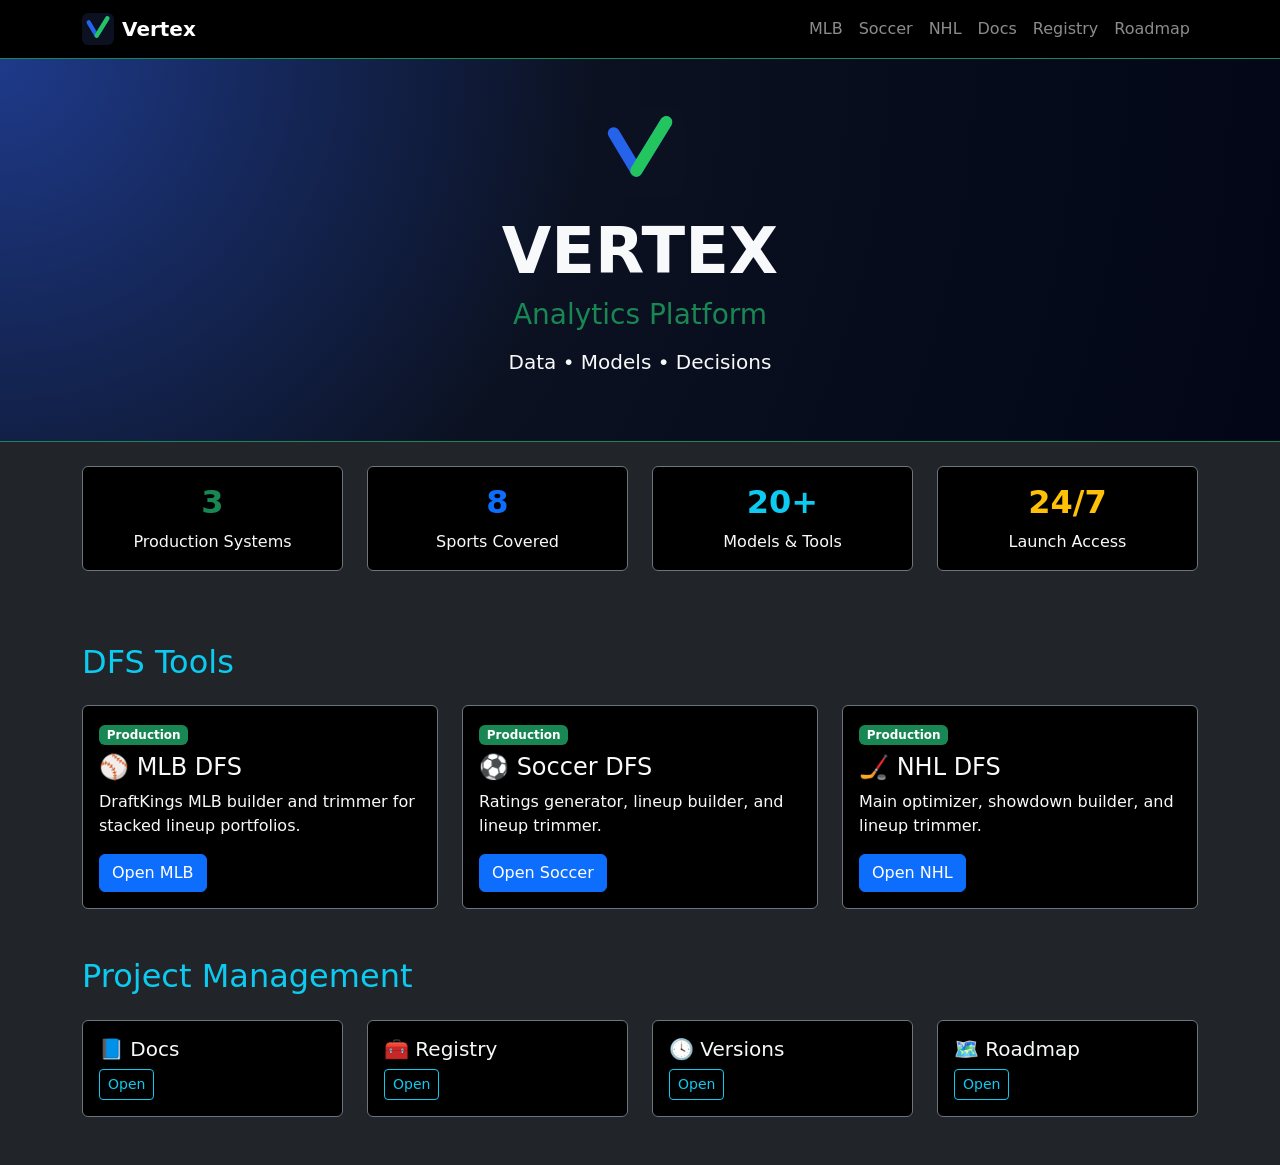
<file: index.html>
<!DOCTYPE html>
<html>
<head>
    <title>Vertex Analytics</title>
    <meta name="viewport" content="width=device-width, initial-scale=1">

    <link href="https://cdn.jsdelivr.net/npm/bootstrap@5.3.3/dist/css/bootstrap.min.css" rel="stylesheet">
</head>

<body class="bg-dark text-light">

<nav class="navbar navbar-expand-lg navbar-dark bg-black border-bottom border-success">
    <div class="container">
        <a class="navbar-brand fw-bold d-flex align-items-center" href="index.html">
        <img src="img/logo.svg" alt="Vertex Logo" width="32" height="32" class="me-2">Vertex</a>

        <div class="navbar-nav">
            <a class="nav-link" href="mlb.html">MLB</a>
            <a class="nav-link" href="soccer.html">Soccer</a>
            <a class="nav-link" href="nhl.html">NHL</a>
            <a class="nav-link" href="docs.html">Docs</a>
            <a class="nav-link" href="tools.html">Registry</a>
            <a class="nav-link" href="roadmap.html">Roadmap</a>
        </div>
    </div>
</nav>

<header class="text-center py-5 border-bottom border-success"
        style="background: radial-gradient(circle at top left, #1e3a8a, #0b1120 45%, #020617);">
    <div class="container">
        <img src="img/logo.svg" alt="Vertex Logo" width="90" height="90" class="mb-3">
        <h1 class="display-3 fw-bold">VERTEX</h1>
        <h3 class="text-success">Analytics Platform</h3>
        <p class="lead mt-3">Data • Models • Decisions</p>
    </div>
</header>
    <section class="container py-4">
    <div class="row g-4 text-center">

        <div class="col-md-3">
            <div class="card bg-black text-light border-secondary h-100">
                <div class="card-body">
                    <h2 class="text-success fw-bold">3</h2>
                    <p class="mb-0">Production Systems</p>
                </div>
            </div>
        </div>

        <div class="col-md-3">
            <div class="card bg-black text-light border-secondary h-100">
                <div class="card-body">
                    <h2 class="text-primary fw-bold">8</h2>
                    <p class="mb-0">Sports Covered</p>
                </div>
            </div>
        </div>

        <div class="col-md-3">
            <div class="card bg-black text-light border-secondary h-100">
                <div class="card-body">
                    <h2 class="text-info fw-bold">20+</h2>
                    <p class="mb-0">Models & Tools</p>
                </div>
            </div>
        </div>

        <div class="col-md-3">
            <div class="card bg-black text-light border-secondary h-100">
                <div class="card-body">
                    <h2 class="text-warning fw-bold">24/7</h2>
                    <p class="mb-0">Launch Access</p>
                </div>
            </div>
        </div>

    </div>
</section>

<main class="container py-5">

    <h2 class="text-info mb-4">DFS Tools</h2>

    <div class="row g-4">

        <div class="col-md-4">
            <div class="card bg-black text-light border-secondary h-100">
                <div class="card-body">
                    <span class="badge bg-success mb-2">Production</span>
                    <h4 class="card-title">⚾ MLB DFS</h4>
                    <p class="card-text">DraftKings MLB builder and trimmer for stacked lineup portfolios.</p>
                    <a href="mlb.html" class="btn btn-primary">Open MLB</a>
                </div>
            </div>
        </div>

        <div class="col-md-4">
            <div class="card bg-black text-light border-secondary h-100">
                <div class="card-body">
                    <span class="badge bg-success mb-2">Production</span>
                    <h4 class="card-title">⚽ Soccer DFS</h4>
                    <p class="card-text">Ratings generator, lineup builder, and lineup trimmer.</p>
                    <a href="soccer.html" class="btn btn-primary">Open Soccer</a>
                </div>
            </div>
        </div>

        <div class="col-md-4">
            <div class="card bg-black text-light border-secondary h-100">
                <div class="card-body">
                    <span class="badge bg-success mb-2">Production</span>
                    <h4 class="card-title">🏒 NHL DFS</h4>
                    <p class="card-text">Main optimizer, showdown builder, and lineup trimmer.</p>
                    <a href="nhl.html" class="btn btn-primary">Open NHL</a>
                </div>
            </div>
        </div>

    </div>

    <h2 class="text-info mt-5 mb-4">Project Management</h2>

    <div class="row g-4">

        <div class="col-md-3">
            <div class="card bg-black text-light border-secondary h-100">
                <div class="card-body">
                    <h5>📘 Docs</h5>
                    <a href="docs.html" class="btn btn-outline-info btn-sm">Open</a>
                </div>
            </div>
        </div>

        <div class="col-md-3">
            <div class="card bg-black text-light border-secondary h-100">
                <div class="card-body">
                    <h5>🧰 Registry</h5>
                    <a href="tools.html" class="btn btn-outline-info btn-sm">Open</a>
                </div>
            </div>
        </div>

        <div class="col-md-3">
            <div class="card bg-black text-light border-secondary h-100">
                <div class="card-body">
                    <h5>🕓 Versions</h5>
                    <a href="version-history.html" class="btn btn-outline-info btn-sm">Open</a>
                </div>
            </div>
        </div>

        <div class="col-md-3">
            <div class="card bg-black text-light border-secondary h-100">
                <div class="card-body">
                    <h5>🗺 Roadmap</h5>
                    <a href="roadmap.html" class="btn btn-outline-info btn-sm">Open</a>
                </div>
            </div>
        </div>

    </div>

</main>

</body>
</html>
</file>
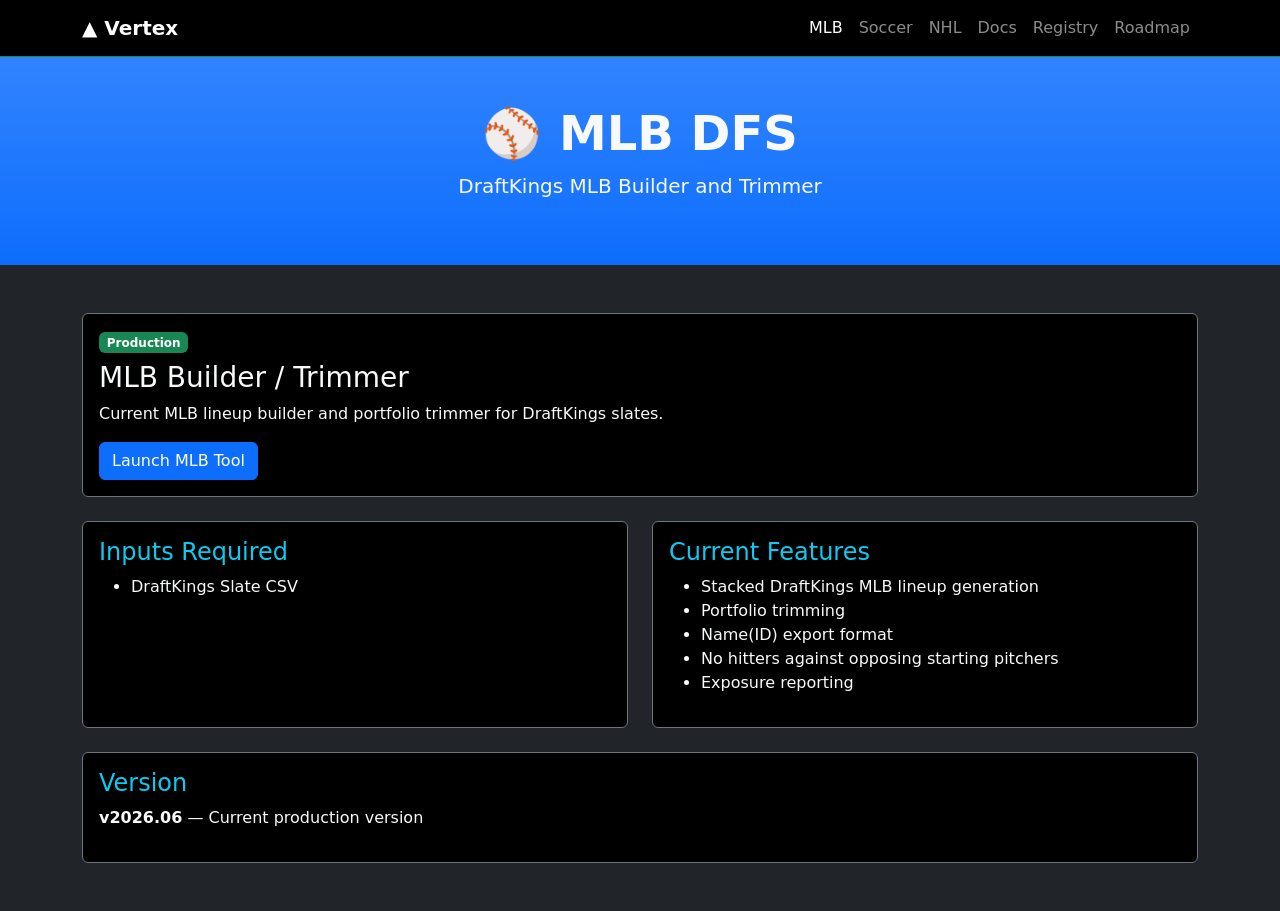
<file: mlb.html>
<!DOCTYPE html>
<html>
<head>
    <title>MLB DFS - Vertex Analytics</title>
    <meta name="viewport" content="width=device-width, initial-scale=1">

    <link href="https://cdn.jsdelivr.net/npm/bootstrap@5.3.3/dist/css/bootstrap.min.css" rel="stylesheet">
</head>

<body class="bg-dark text-light">

<nav class="navbar navbar-expand-lg navbar-dark bg-black border-bottom border-success">
    <div class="container">
        <a class="navbar-brand fw-bold" href="index.html">▲ Vertex</a>

        <div class="navbar-nav">
            <a class="nav-link active" href="mlb.html">MLB</a>
            <a class="nav-link" href="soccer.html">Soccer</a>
            <a class="nav-link" href="nhl.html">NHL</a>
            <a class="nav-link" href="docs.html">Docs</a>
            <a class="nav-link" href="tools.html">Registry</a>
            <a class="nav-link" href="roadmap.html">Roadmap</a>
        </div>
    </div>
</nav>

<header class="text-center py-5 bg-primary bg-gradient">
    <div class="container">
        <h1 class="display-5 fw-bold">⚾ MLB DFS</h1>
        <p class="lead">DraftKings MLB Builder and Trimmer</p>
    </div>
</header>

<main class="container py-5">

    <div class="card bg-black text-light border-secondary mb-4">
        <div class="card-body">
            <span class="badge bg-success mb-2">Production</span>
            <h3>MLB Builder / Trimmer</h3>
            <p>Current MLB lineup builder and portfolio trimmer for DraftKings slates.</p>

            <a class="btn btn-primary"
               href="https://colab.research.google.com/drive/1Y85chnQpKohSS92qjMcXzRGFl3WJACoo"
               target="_blank">
               Launch MLB Tool
            </a>
        </div>
    </div>

    <div class="row g-4">

        <div class="col-md-6">
            <div class="card bg-black text-light border-secondary h-100">
                <div class="card-body">
                    <h4 class="text-info">Inputs Required</h4>
                    <ul>
                        <li>DraftKings Slate CSV</li>
                    </ul>
                </div>
            </div>
        </div>

        <div class="col-md-6">
            <div class="card bg-black text-light border-secondary h-100">
                <div class="card-body">
                    <h4 class="text-info">Current Features</h4>
                    <ul>
                        <li>Stacked DraftKings MLB lineup generation</li>
                        <li>Portfolio trimming</li>
                        <li>Name(ID) export format</li>
                        <li>No hitters against opposing starting pitchers</li>
                        <li>Exposure reporting</li>
                    </ul>
                </div>
            </div>
        </div>

    </div>

    <div class="card bg-black text-light border-secondary mt-4">
        <div class="card-body">
            <h4 class="text-info">Version</h4>
            <p><strong>v2026.06</strong> — Current production version</p>
        </div>
    </div>

</main>

</body>
</html>
</file>
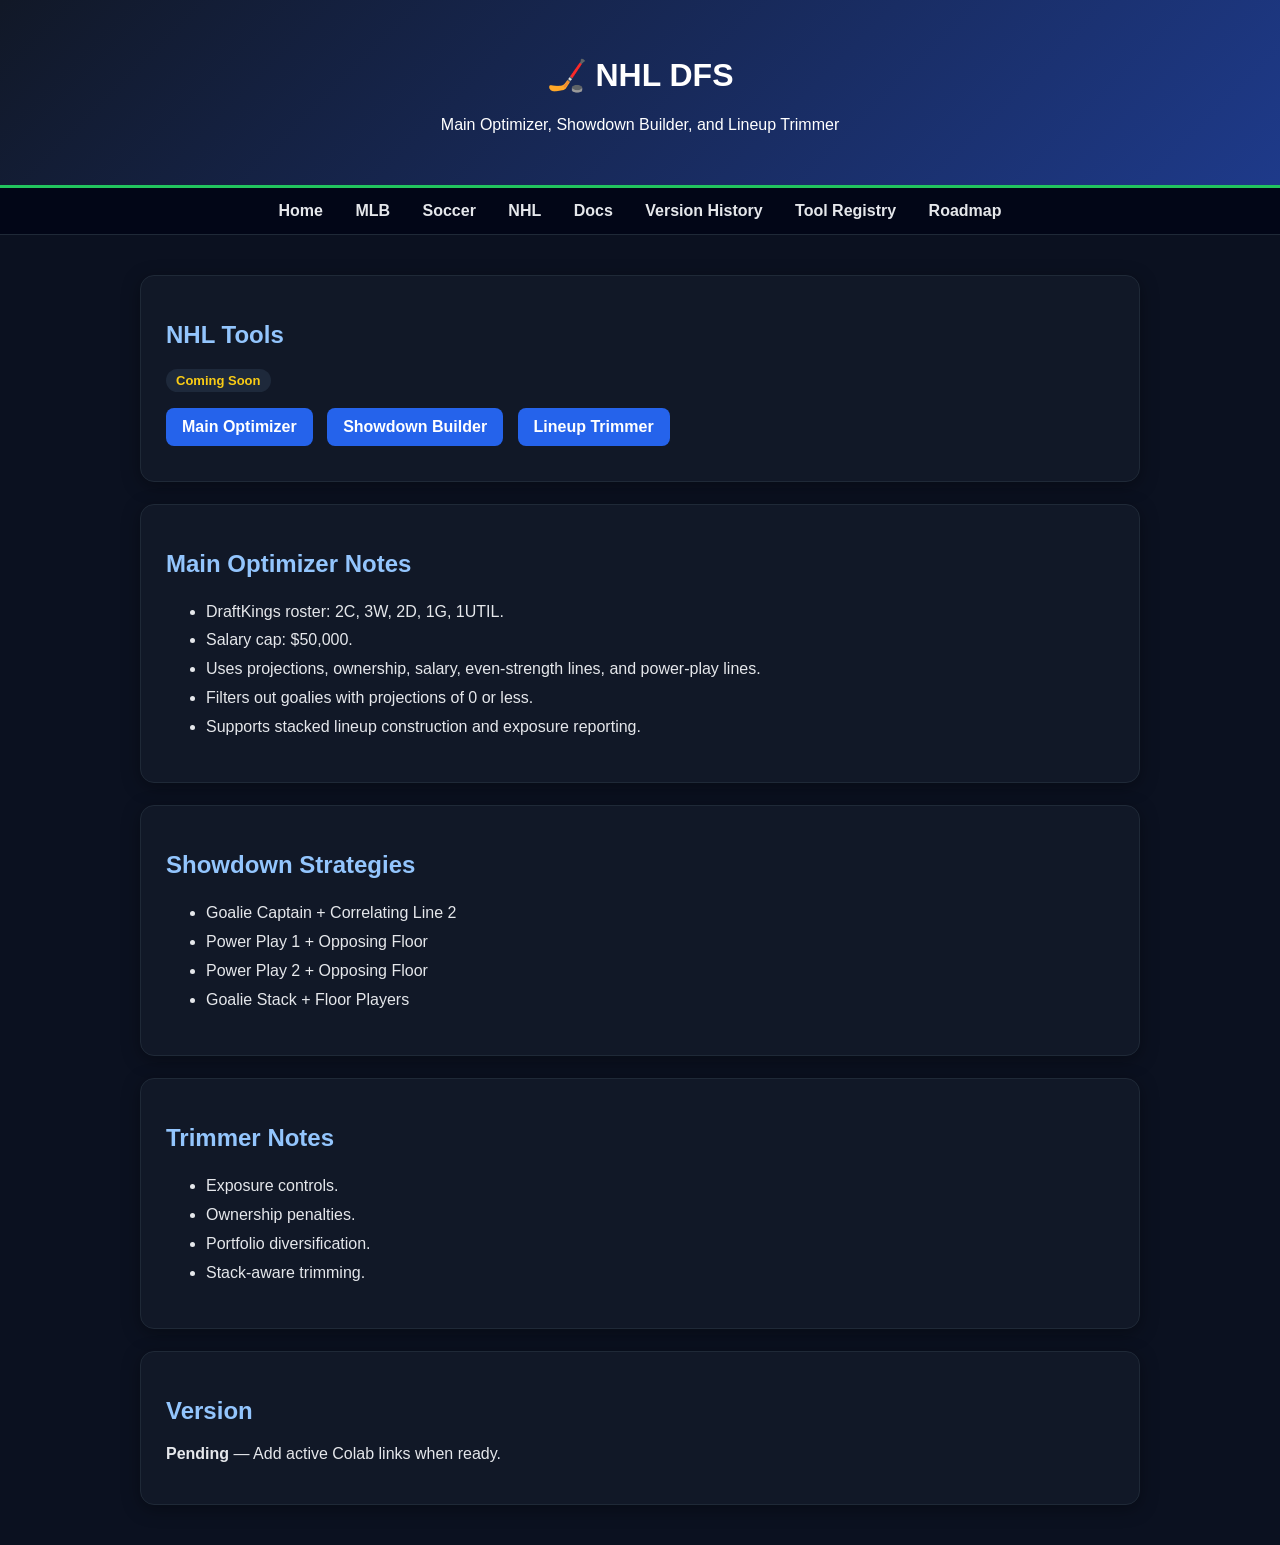
<file: nhl.html>
<!DOCTYPE html>
<html>
<head>
    <title>MLB DFS - Vertex Analytics</title>

    <style>
        body {
            font-family: Arial, sans-serif;
            background: #0b1120;
            color: #e5e7eb;
            margin: 0;
            padding: 0;
        }

        header {
            background: linear-gradient(135deg, #111827, #1e3a8a);
            color: white;
            padding: 35px;
            text-align: center;
            border-bottom: 3px solid #22c55e;
        }

        nav {
            background: #020617;
            padding: 14px;
            text-align: center;
            border-bottom: 1px solid #1f2937;
        }

        nav a {
            color: #e5e7eb;
            margin: 0 14px;
            text-decoration: none;
            font-weight: bold;
        }

        nav a:hover {
            color: #22c55e;
        }

        .container {
            max-width: 1000px;
            margin: 40px auto;
            padding: 0 20px;
        }

        .card {
            background: #111827;
            padding: 25px;
            margin-bottom: 22px;
            border-radius: 14px;
            border: 1px solid #1f2937;
            box-shadow: 0 4px 18px rgba(0,0,0,.35);
        }

        h2 {
            color: #93c5fd;
        }

        ul {
            line-height: 1.8;
        }

        .button {
            display: inline-block;
            background: #2563eb;
            color: white;
            padding: 10px 16px;
            border-radius: 8px;
            text-decoration: none;
            font-weight: bold;
            margin-right: 10px;
            margin-bottom: 10px;
        }

        .button:hover {
            background: #1d4ed8;
        }

        .tag {
            display: inline-block;
            background: #1e293b;
            color: #facc15;
            padding: 4px 10px;
            border-radius: 999px;
            font-size: 13px;
            font-weight: bold;
        }
    </style>
</head>

<body>

<header>
    <h1>🏒 NHL DFS</h1>
    <p>Main Optimizer, Showdown Builder, and Lineup Trimmer</p>
</header>

<nav>
    <a href="index.html">Home</a>
    <a href="mlb.html">MLB</a>
    <a href="soccer.html">Soccer</a>
    <a href="nhl.html">NHL</a>
    <a href="docs.html">Docs</a>
    <a href="version-history.html">Version History</a>
    <a href="tools.html">Tool Registry</a>
    <a href="roadmap.html">Roadmap</a>
</nav>

<div class="container">

    <div class="card">
        <h2>NHL Tools</h2>
        <p><span class="tag">Coming Soon</span></p>

        <a class="button" href="#" target="_blank">Main Optimizer</a>
        <a class="button" href="#" target="_blank">Showdown Builder</a>
        <a class="button" href="#" target="_blank">Lineup Trimmer</a>
    </div>

    <div class="card">
        <h2>Main Optimizer Notes</h2>
        <ul>
            <li>DraftKings roster: 2C, 3W, 2D, 1G, 1UTIL.</li>
            <li>Salary cap: $50,000.</li>
            <li>Uses projections, ownership, salary, even-strength lines, and power-play lines.</li>
            <li>Filters out goalies with projections of 0 or less.</li>
            <li>Supports stacked lineup construction and exposure reporting.</li>
        </ul>
    </div>

    <div class="card">
        <h2>Showdown Strategies</h2>
        <ul>
            <li>Goalie Captain + Correlating Line 2</li>
            <li>Power Play 1 + Opposing Floor</li>
            <li>Power Play 2 + Opposing Floor</li>
            <li>Goalie Stack + Floor Players</li>
        </ul>
    </div>

    <div class="card">
        <h2>Trimmer Notes</h2>
        <ul>
            <li>Exposure controls.</li>
            <li>Ownership penalties.</li>
            <li>Portfolio diversification.</li>
            <li>Stack-aware trimming.</li>
        </ul>
    </div>

    <div class="card">
        <h2>Version</h2>
        <p><strong>Pending</strong> — Add active Colab links when ready.</p>
    </div>

</div>

</body>
</html>
</file>
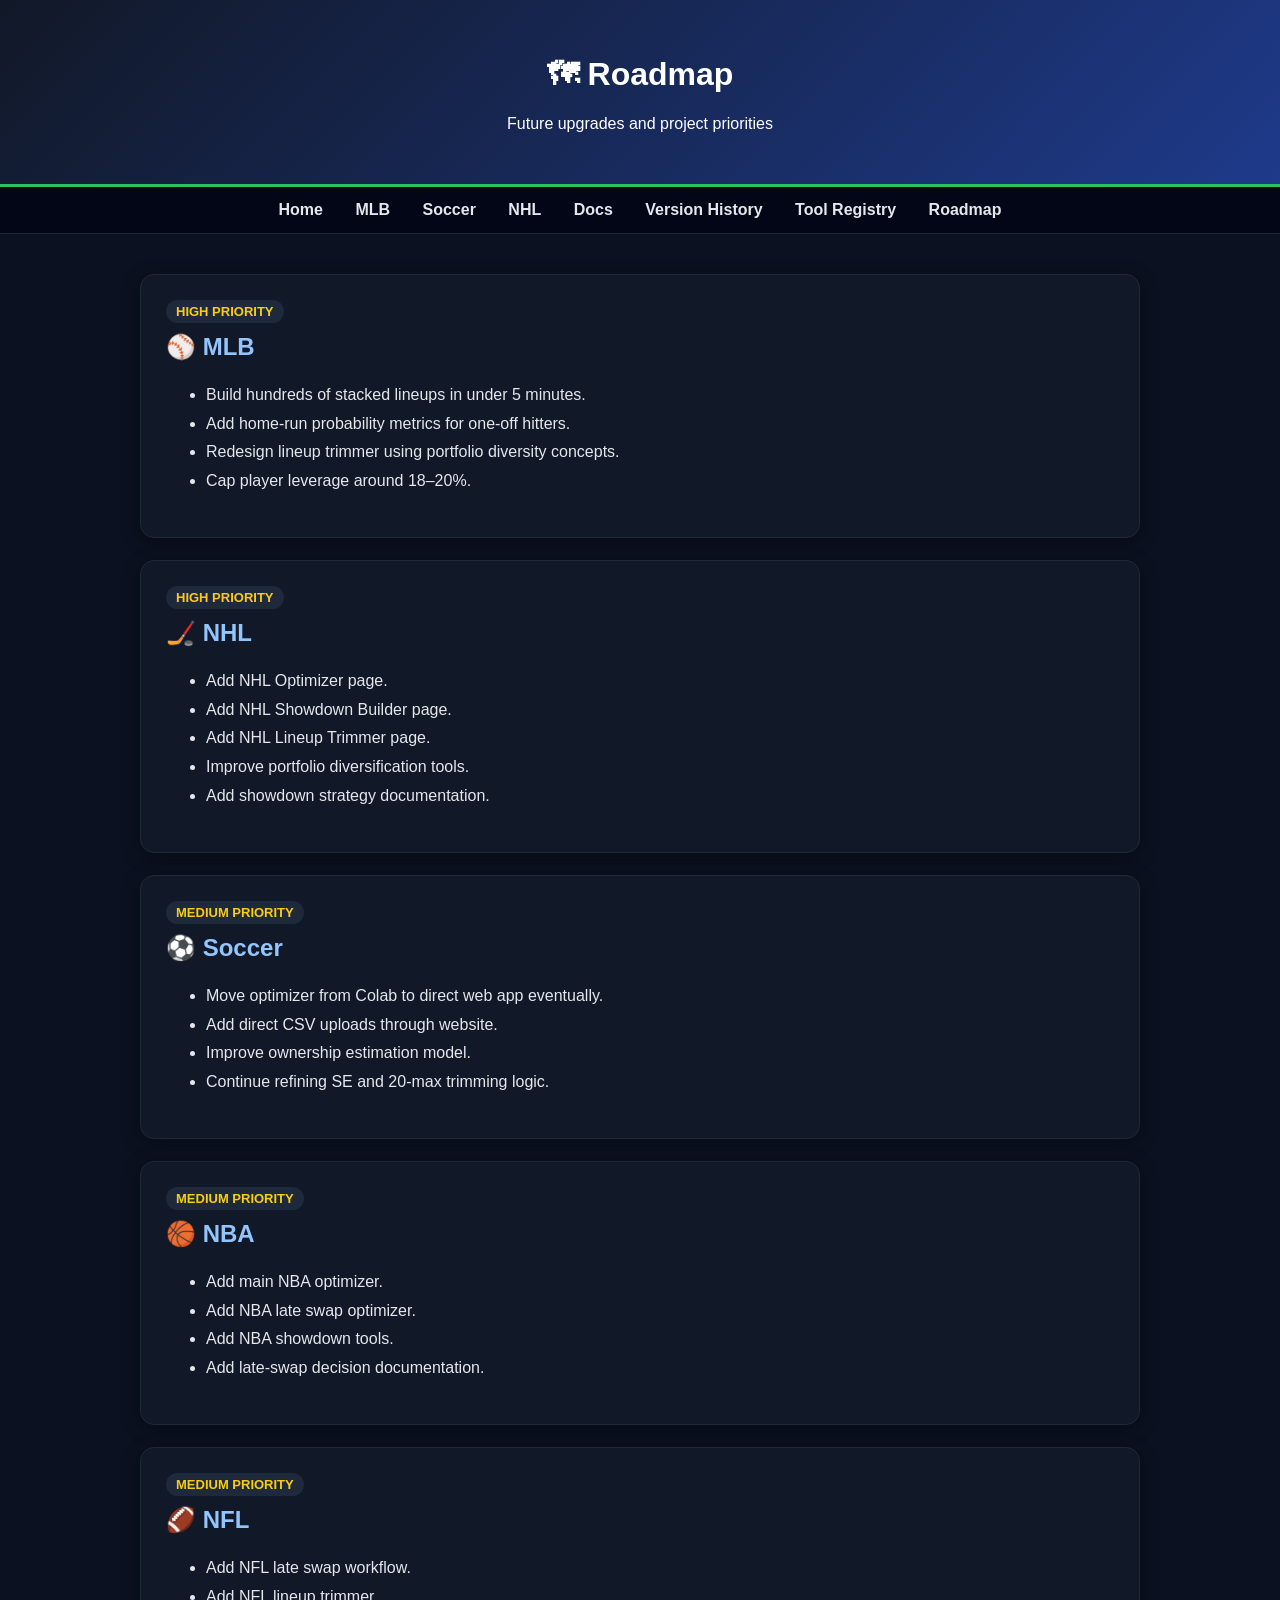
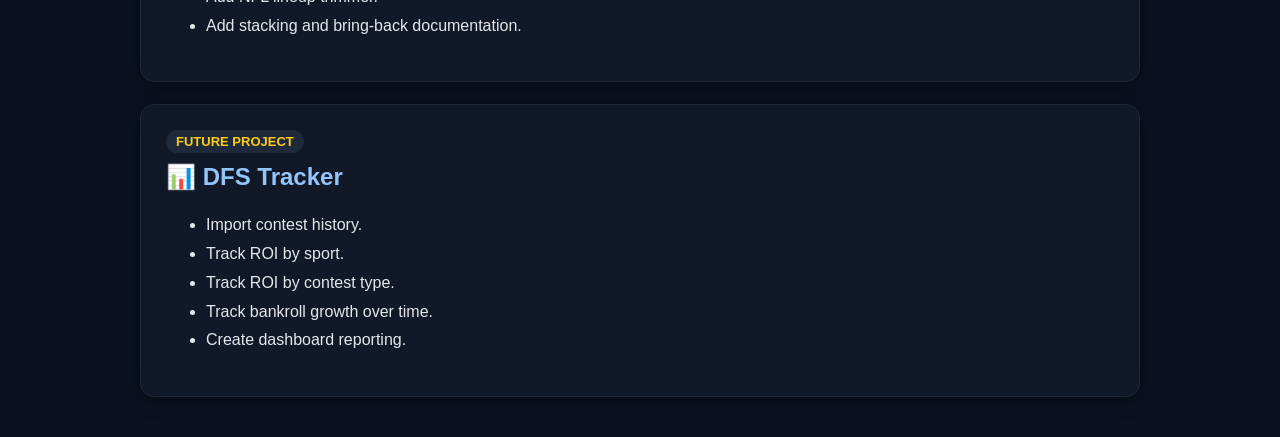
<file: roadmap.html>
<!DOCTYPE html>
<html>
<head>
    <title>Roadmap - Chris DFS Lab</title>

    <style>
        body {
            font-family: Arial, sans-serif;
            background: #0b1120;
            color: #e5e7eb;
            margin: 0;
            padding: 0;
        }

        header {
            background: linear-gradient(135deg, #111827, #1e3a8a);
            color: white;
            padding: 35px;
            text-align: center;
            border-bottom: 3px solid #22c55e;
        }

        nav {
            background: #020617;
            padding: 14px;
            text-align: center;
            border-bottom: 1px solid #1f2937;
        }

        nav a {
            color: #e5e7eb;
            margin: 0 14px;
            text-decoration: none;
            font-weight: bold;
        }

        nav a:hover {
            color: #22c55e;
        }

        .container {
            max-width: 1000px;
            margin: 40px auto;
            padding: 0 20px;
        }

        .card {
            background: #111827;
            padding: 25px;
            margin-bottom: 22px;
            border-radius: 14px;
            border: 1px solid #1f2937;
            box-shadow: 0 4px 18px rgba(0,0,0,.35);
        }

        h2 {
            color: #93c5fd;
            margin-top: 0;
        }

        ul {
            line-height: 1.8;
        }

        .priority {
            display: inline-block;
            background: #1e293b;
            color: #facc15;
            padding: 4px 10px;
            border-radius: 999px;
            font-size: 13px;
            font-weight: bold;
            margin-bottom: 10px;
        }

        .high {
            color: #22c55e;
        }

        .medium {
            color: #facc15;
        }
    </style>
</head>

<body>

<header>
    <h1>🗺 Roadmap</h1>
    <p>Future upgrades and project priorities</p>
</header>

<nav>
    <a href="index.html">Home</a>
    <a href="mlb.html">MLB</a>
    <a href="soccer.html">Soccer</a>
    <a href="nhl.html">NHL</a>
    <a href="docs.html">Docs</a>
    <a href="version-history.html">Version History</a>
    <a href="tools.html">Tool Registry</a>
    <a href="roadmap.html">Roadmap</a>
</nav>

<div class="container">

    <div class="card">
        <span class="priority">HIGH PRIORITY</span>

        <h2>⚾ MLB</h2>

        <ul>
            <li>Build hundreds of stacked lineups in under 5 minutes.</li>
            <li>Add home-run probability metrics for one-off hitters.</li>
            <li>Redesign lineup trimmer using portfolio diversity concepts.</li>
            <li>Cap player leverage around 18–20%.</li>
        </ul>
    </div>

    <div class="card">
        <span class="priority">HIGH PRIORITY</span>

        <h2>🏒 NHL</h2>

        <ul>
            <li>Add NHL Optimizer page.</li>
            <li>Add NHL Showdown Builder page.</li>
            <li>Add NHL Lineup Trimmer page.</li>
            <li>Improve portfolio diversification tools.</li>
            <li>Add showdown strategy documentation.</li>
        </ul>
    </div>

    <div class="card">
        <span class="priority">MEDIUM PRIORITY</span>

        <h2>⚽ Soccer</h2>

        <ul>
            <li>Move optimizer from Colab to direct web app eventually.</li>
            <li>Add direct CSV uploads through website.</li>
            <li>Improve ownership estimation model.</li>
            <li>Continue refining SE and 20-max trimming logic.</li>
        </ul>
    </div>

    <div class="card">
        <span class="priority">MEDIUM PRIORITY</span>

        <h2>🏀 NBA</h2>

        <ul>
            <li>Add main NBA optimizer.</li>
            <li>Add NBA late swap optimizer.</li>
            <li>Add NBA showdown tools.</li>
            <li>Add late-swap decision documentation.</li>
        </ul>
    </div>

    <div class="card">
        <span class="priority">MEDIUM PRIORITY</span>

        <h2>🏈 NFL</h2>

        <ul>
            <li>Add NFL late swap workflow.</li>
            <li>Add NFL lineup trimmer.</li>
            <li>Add stacking and bring-back documentation.</li>
        </ul>
    </div>

    <div class="card">
        <span class="priority">FUTURE PROJECT</span>

        <h2>📊 DFS Tracker</h2>

        <ul>
            <li>Import contest history.</li>
            <li>Track ROI by sport.</li>
            <li>Track ROI by contest type.</li>
            <li>Track bankroll growth over time.</li>
            <li>Create dashboard reporting.</li>
        </ul>
    </div>

</div>

</body>
</html>
</file>
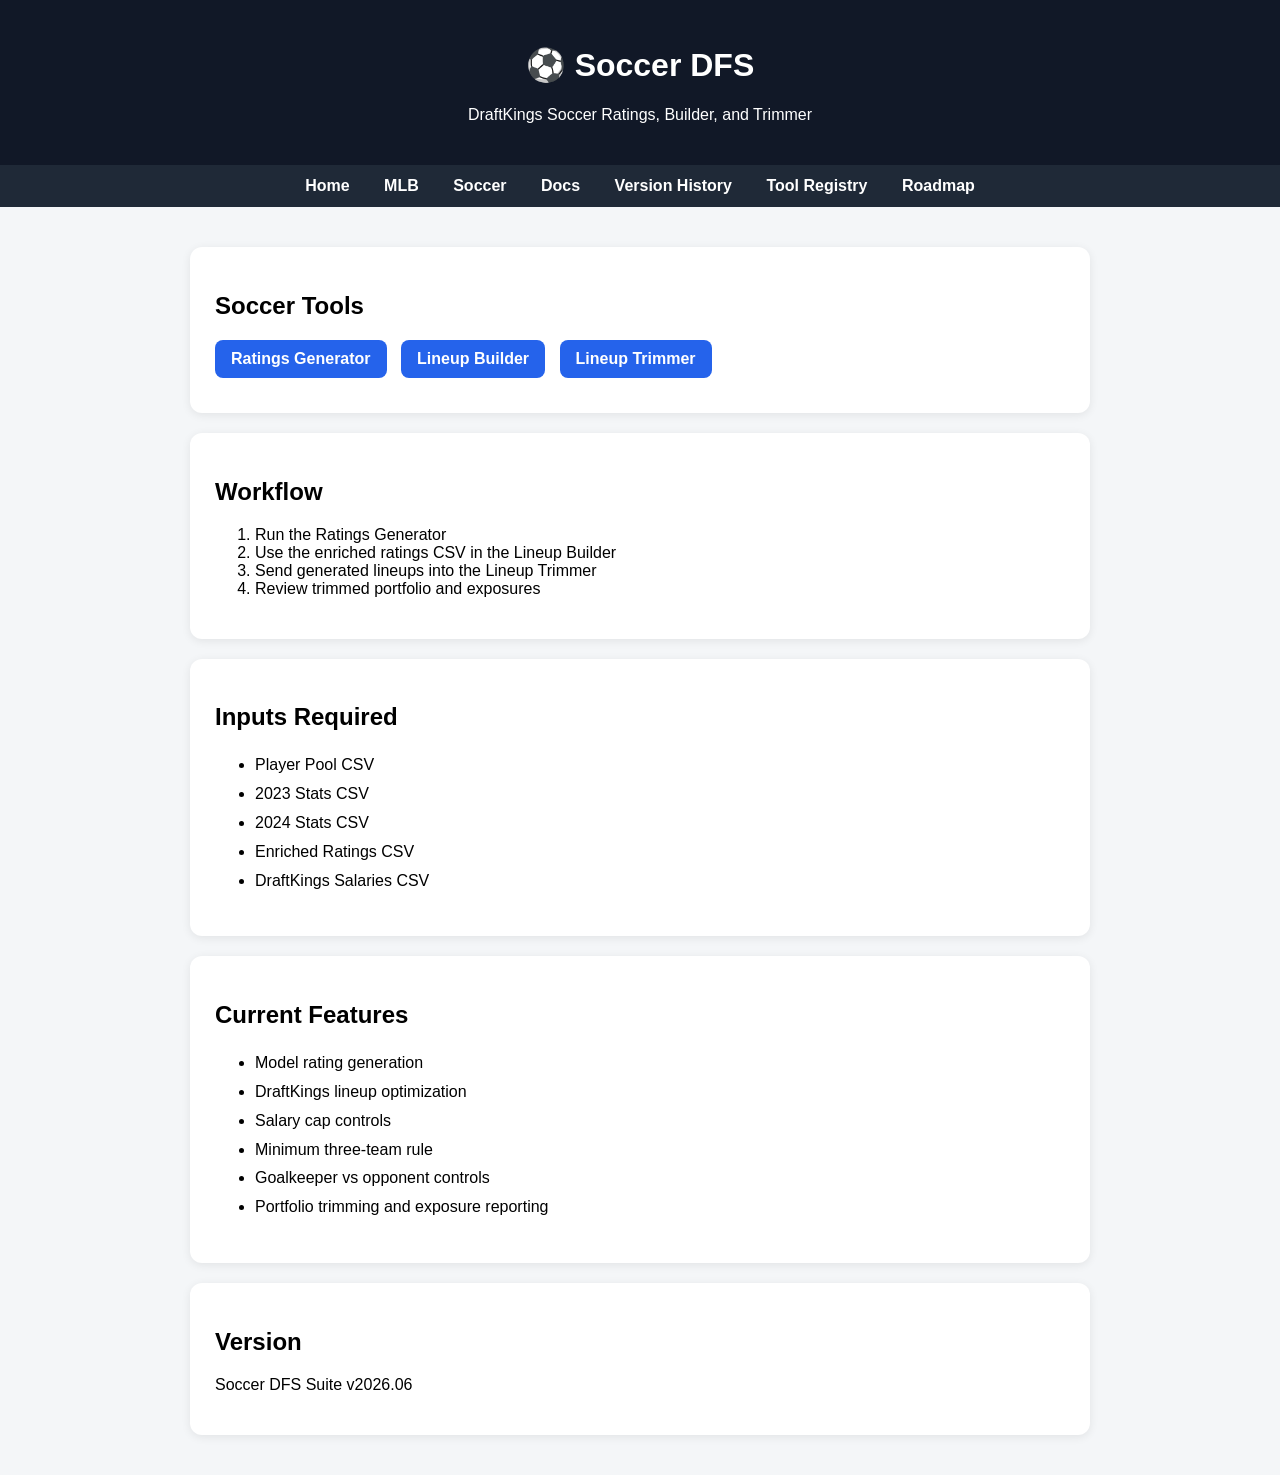
<file: soccer.html>
<!DOCTYPE html>
<html>
<head>
    <title>Soccer DFS - Chris DFS Lab</title>

    <style>
        body {
            font-family: Arial, sans-serif;
            background: #f4f6f8;
            margin: 0;
            padding: 0;
        }

        header {
            background: #111827;
            color: white;
            padding: 25px;
            text-align: center;
        }

        nav {
            background: #1f2937;
            padding: 12px;
            text-align: center;
        }

        nav a {
            color: white;
            margin: 0 15px;
            text-decoration: none;
            font-weight: bold;
        }

        .container {
            max-width: 900px;
            margin: 40px auto;
            padding: 0 20px;
        }

        .card {
            background: white;
            padding: 25px;
            margin-bottom: 20px;
            border-radius: 12px;
            box-shadow: 0 2px 10px rgba(0,0,0,.08);
        }

        .button {
            display: inline-block;
            background: #2563eb;
            color: white;
            padding: 10px 16px;
            border-radius: 8px;
            text-decoration: none;
            font-weight: bold;
            margin-right: 10px;
            margin-bottom: 10px;
        }

        ul {
            line-height: 1.8;
        }
    </style>
</head>

<body>

<header>
    <h1>⚽ Soccer DFS</h1>
    <p>DraftKings Soccer Ratings, Builder, and Trimmer</p>
</header>

<nav>
    <a href="index.html">Home</a>
    <a href="mlb.html">MLB</a>
    <a href="soccer.html">Soccer</a>
    <a href="docs.html">Docs</a>
    <a href="version-history.html">Version History</a>
    <a href="tools.html">Tool Registry</a>
    <a href="roadmap.html">Roadmap</a>
</nav>

<div class="container">

    <div class="card">
        <h2>Soccer Tools</h2>

        <a class="button"
           href="https://colab.research.google.com/drive/1uEXZpzbKY4fiB76FC56GUGAymGI1UfT4"
           target="_blank">
           Ratings Generator
        </a>

        <a class="button"
           href="https://colab.research.google.com/drive/1S9EtDgTH-BR5VFsSx3BvXBW2ultC-v5d?usp=sharing"
           target="_blank">
           Lineup Builder
        </a>

        <a class="button"
           href="https://colab.research.google.com/drive/1ww1GlQTUQJeXadPJBt5ezJkay97cIafe"
           target="_blank">
           Lineup Trimmer
        </a>
    </div>

    <div class="card">
        <h2>Workflow</h2>
        <ol>
            <li>Run the Ratings Generator</li>
            <li>Use the enriched ratings CSV in the Lineup Builder</li>
            <li>Send generated lineups into the Lineup Trimmer</li>
            <li>Review trimmed portfolio and exposures</li>
        </ol>
    </div>

    <div class="card">
        <h2>Inputs Required</h2>
        <ul>
            <li>Player Pool CSV</li>
            <li>2023 Stats CSV</li>
            <li>2024 Stats CSV</li>
            <li>Enriched Ratings CSV</li>
            <li>DraftKings Salaries CSV</li>
        </ul>
    </div>

    <div class="card">
        <h2>Current Features</h2>
        <ul>
            <li>Model rating generation</li>
            <li>DraftKings lineup optimization</li>
            <li>Salary cap controls</li>
            <li>Minimum three-team rule</li>
            <li>Goalkeeper vs opponent controls</li>
            <li>Portfolio trimming and exposure reporting</li>
        </ul>
    </div>

    <div class="card">
        <h2>Version</h2>
        <p>Soccer DFS Suite v2026.06</p>
    </div>

</div>

</body>
</html>
</file>
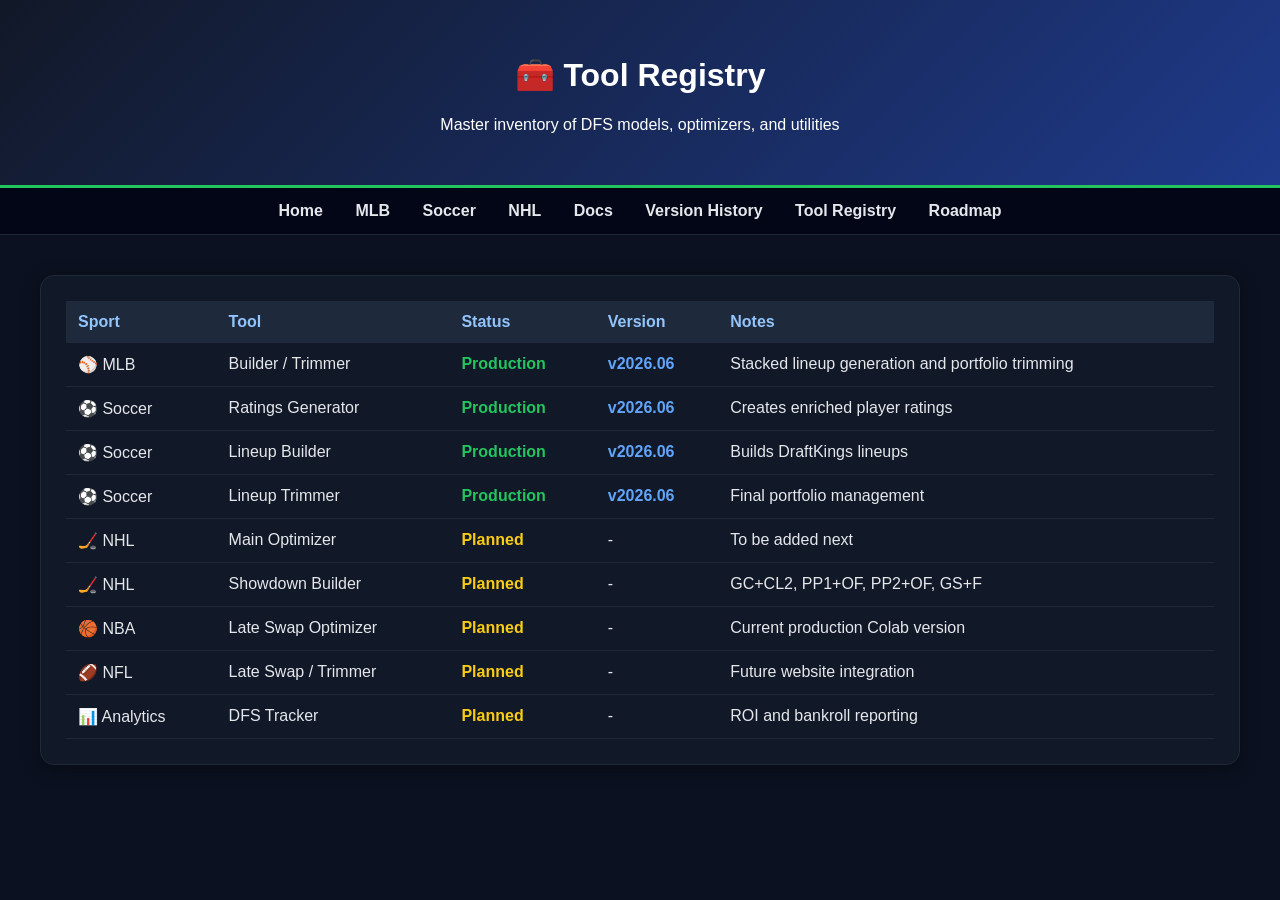
<file: tools.html>
<!DOCTYPE html>
<html>
<head>
    <title>MLB DFS - Vertex Analytics</title>

    <style>
        body {
            font-family: Arial, sans-serif;
            background: #0b1120;
            color: #e5e7eb;
            margin: 0;
            padding: 0;
        }

        header {
            background: linear-gradient(135deg, #111827, #1e3a8a);
            color: white;
            padding: 35px;
            text-align: center;
            border-bottom: 3px solid #22c55e;
        }

        nav {
            background: #020617;
            padding: 14px;
            text-align: center;
            border-bottom: 1px solid #1f2937;
        }

        nav a {
            color: #e5e7eb;
            margin: 0 14px;
            text-decoration: none;
            font-weight: bold;
        }

        nav a:hover {
            color: #22c55e;
        }

        .container {
            max-width: 1200px;
            margin: 40px auto;
            padding: 0 20px;
        }

        .card {
            background: #111827;
            padding: 25px;
            border-radius: 14px;
            border: 1px solid #1f2937;
            box-shadow: 0 4px 18px rgba(0,0,0,.35);
        }

        table {
            width: 100%;
            border-collapse: collapse;
        }

        th {
            background: #1e293b;
            color: #93c5fd;
            padding: 12px;
            text-align: left;
        }

        td {
            padding: 12px;
            border-bottom: 1px solid #1f2937;
        }

        tr:hover {
            background: #172033;
        }

        .production {
            color: #22c55e;
            font-weight: bold;
        }

        .planned {
            color: #facc15;
            font-weight: bold;
        }

        .version {
            color: #60a5fa;
            font-weight: bold;
        }
    </style>
</head>

<body>

<header>
    <h1>🧰 Tool Registry</h1>
    <p>Master inventory of DFS models, optimizers, and utilities</p>
</header>

<nav>
    <a href="index.html">Home</a>
    <a href="mlb.html">MLB</a>
    <a href="soccer.html">Soccer</a>
    <a href="nhl.html">NHL</a>
    <a href="docs.html">Docs</a>
    <a href="version-history.html">Version History</a>
    <a href="tools.html">Tool Registry</a>
    <a href="roadmap.html">Roadmap</a>
</nav>

<div class="container">

    <div class="card">

        <table>

            <tr>
                <th>Sport</th>
                <th>Tool</th>
                <th>Status</th>
                <th>Version</th>
                <th>Notes</th>
            </tr>

            <tr>
                <td>⚾ MLB</td>
                <td>Builder / Trimmer</td>
                <td class="production">Production</td>
                <td class="version">v2026.06</td>
                <td>Stacked lineup generation and portfolio trimming</td>
            </tr>

            <tr>
                <td>⚽ Soccer</td>
                <td>Ratings Generator</td>
                <td class="production">Production</td>
                <td class="version">v2026.06</td>
                <td>Creates enriched player ratings</td>
            </tr>

            <tr>
                <td>⚽ Soccer</td>
                <td>Lineup Builder</td>
                <td class="production">Production</td>
                <td class="version">v2026.06</td>
                <td>Builds DraftKings lineups</td>
            </tr>

            <tr>
                <td>⚽ Soccer</td>
                <td>Lineup Trimmer</td>
                <td class="production">Production</td>
                <td class="version">v2026.06</td>
                <td>Final portfolio management</td>
            </tr>

            <tr>
                <td>🏒 NHL</td>
                <td>Main Optimizer</td>
                <td class="planned">Planned</td>
                <td>-</td>
                <td>To be added next</td>
            </tr>

            <tr>
                <td>🏒 NHL</td>
                <td>Showdown Builder</td>
                <td class="planned">Planned</td>
                <td>-</td>
                <td>GC+CL2, PP1+OF, PP2+OF, GS+F</td>
            </tr>

            <tr>
                <td>🏀 NBA</td>
                <td>Late Swap Optimizer</td>
                <td class="planned">Planned</td>
                <td>-</td>
                <td>Current production Colab version</td>
            </tr>

            <tr>
                <td>🏈 NFL</td>
                <td>Late Swap / Trimmer</td>
                <td class="planned">Planned</td>
                <td>-</td>
                <td>Future website integration</td>
            </tr>

            <tr>
                <td>📊 Analytics</td>
                <td>DFS Tracker</td>
                <td class="planned">Planned</td>
                <td>-</td>
                <td>ROI and bankroll reporting</td>
            </tr>

        </table>

    </div>

</div>

</body>
</html>
</file>
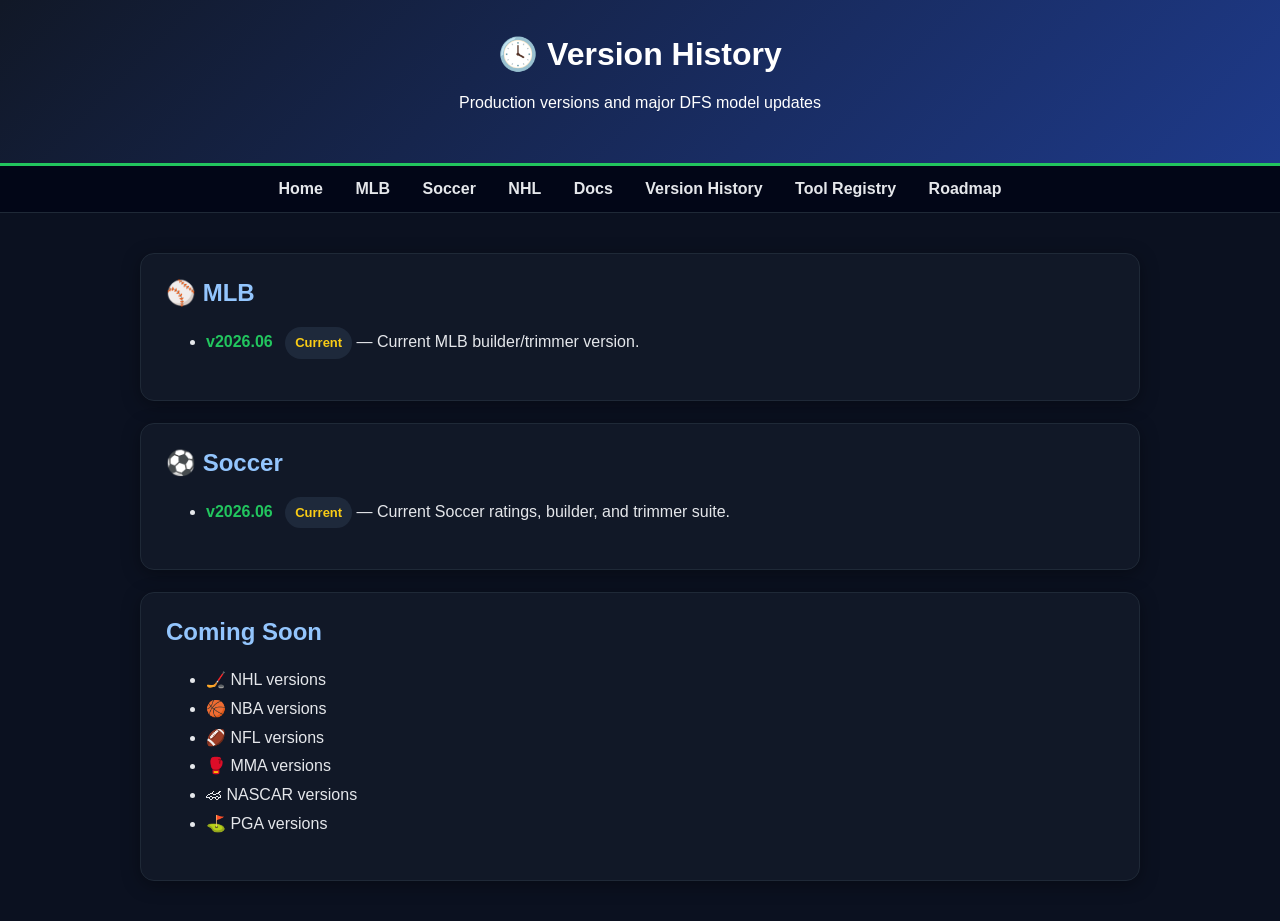
<file: version-history.html>
<!DOCTYPE html>
<html>
<head>
    <title>Version History - Chris DFS Lab</title>

    <style>
        body {
            font-family: Arial, sans-serif;
            background: #0b1120;
            color: #e5e7eb;
            margin: 0;
            padding: 0;
        }

        header {
            background: linear-gradient(135deg, #111827, #1e3a8a);
            color: white;
            padding: 35px;
            text-align: center;
            border-bottom: 3px solid #22c55e;
        }

        nav {
            background: #020617;
            padding: 14px;
            text-align: center;
            border-bottom: 1px solid #1f2937;
        }

        nav a {
            color: #e5e7eb;
            margin: 0 14px;
            text-decoration: none;
            font-weight: bold;
        }

        nav a:hover {
            color: #22c55e;
        }

        .container {
            max-width: 1000px;
            margin: 40px auto;
            padding: 0 20px;
        }

        .card {
            background: #111827;
            padding: 25px;
            margin-bottom: 22px;
            border-radius: 14px;
            border: 1px solid #1f2937;
            box-shadow: 0 4px 18px rgba(0,0,0,.35);
        }

        h1, h2 {
            margin-top: 0;
        }

        h2 {
            color: #93c5fd;
        }

        ul {
            line-height: 1.8;
        }

        .version {
            color: #22c55e;
            font-weight: bold;
        }

        .tag {
            display: inline-block;
            background: #1e293b;
            color: #facc15;
            padding: 4px 10px;
            border-radius: 999px;
            font-size: 13px;
            font-weight: bold;
            margin-left: 8px;
        }
    </style>
</head>

<body>

<header>
    <h1>🕓 Version History</h1>
    <p>Production versions and major DFS model updates</p>
</header>

<nav>
    <a href="index.html">Home</a>
    <a href="mlb.html">MLB</a>
    <a href="soccer.html">Soccer</a>
    <a href="nhl.html">NHL</a>
    <a href="docs.html">Docs</a>
    <a href="version-history.html">Version History</a>
    <a href="tools.html">Tool Registry</a>
    <a href="roadmap.html">Roadmap</a>
</nav>

<div class="container">

    <div class="card">
        <h2>⚾ MLB</h2>
        <ul>
            <li>
                <span class="version">v2026.06</span>
                <span class="tag">Current</span>
                — Current MLB builder/trimmer version.
            </li>
        </ul>
    </div>

    <div class="card">
        <h2>⚽ Soccer</h2>
        <ul>
            <li>
                <span class="version">v2026.06</span>
                <span class="tag">Current</span>
                — Current Soccer ratings, builder, and trimmer suite.
            </li>
        </ul>
    </div>

    <div class="card">
        <h2>Coming Soon</h2>
        <ul>
            <li>🏒 NHL versions</li>
            <li>🏀 NBA versions</li>
            <li>🏈 NFL versions</li>
            <li>🥊 MMA versions</li>
            <li>🏎 NASCAR versions</li>
            <li>⛳ PGA versions</li>
        </ul>
    </div>

</div>

</body>
</html>
</file>
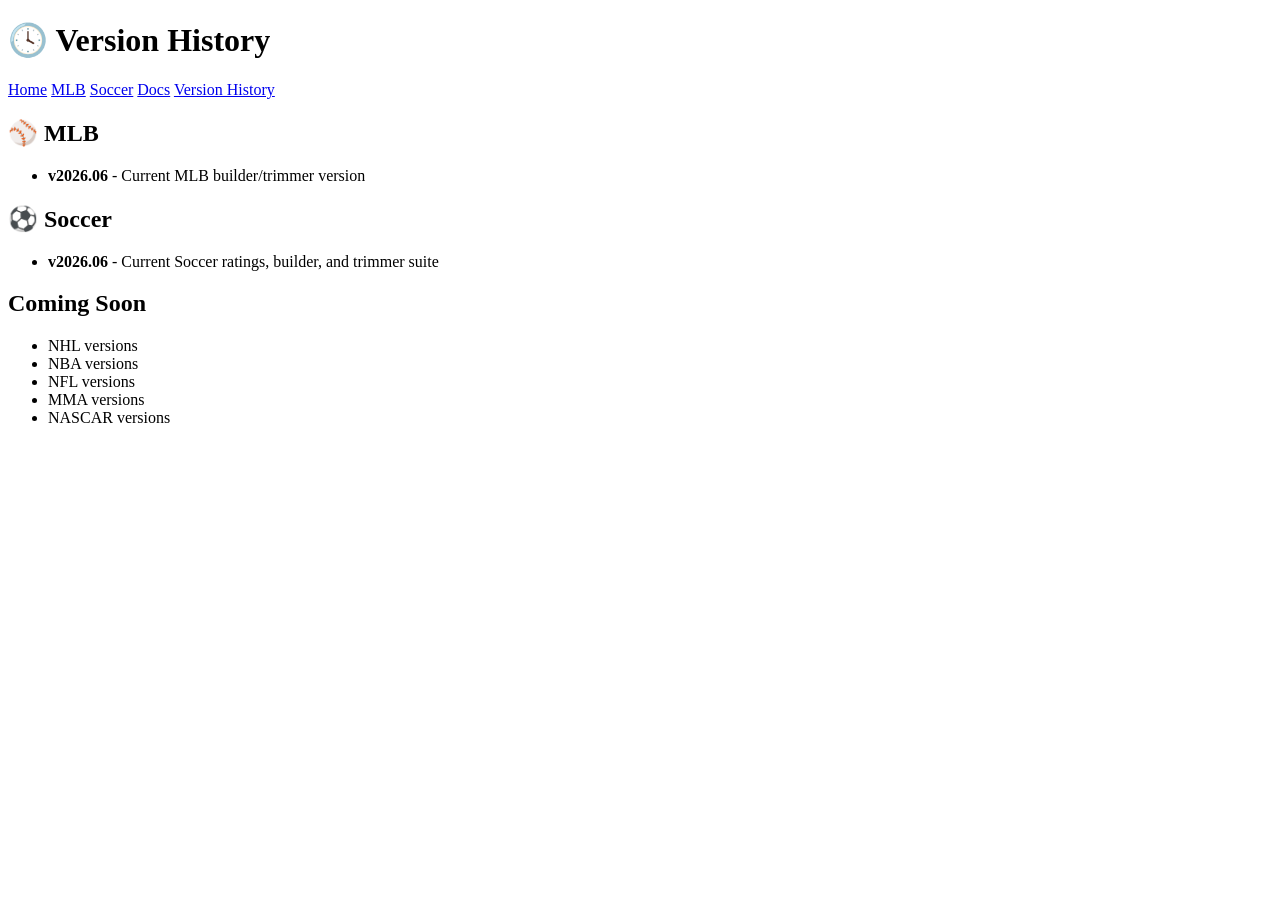
<file: version_history.html>
<!DOCTYPE html>
<html>
<head>
    <title>Version History - Chris DFS Lab</title>
</head>
<body>

<h1>🕓 Version History</h1>

<nav>
    <a href="index.html">Home</a>
    <a href="mlb.html">MLB</a>
    <a href="soccer.html">Soccer</a>
    <a href="docs.html">Docs</a>
    <a href="version-history.html">Version History</a>
</nav>

<h2>⚾ MLB</h2>
<ul>
    <li><strong>v2026.06</strong> - Current MLB builder/trimmer version</li>
</ul>

<h2>⚽ Soccer</h2>
<ul>
    <li><strong>v2026.06</strong> - Current Soccer ratings, builder, and trimmer suite</li>
</ul>

<h2>Coming Soon</h2>
<ul>
    <li>NHL versions</li>
    <li>NBA versions</li>
    <li>NFL versions</li>
    <li>MMA versions</li>
    <li>NASCAR versions</li>
</ul>

</body>
</html>
</file>
